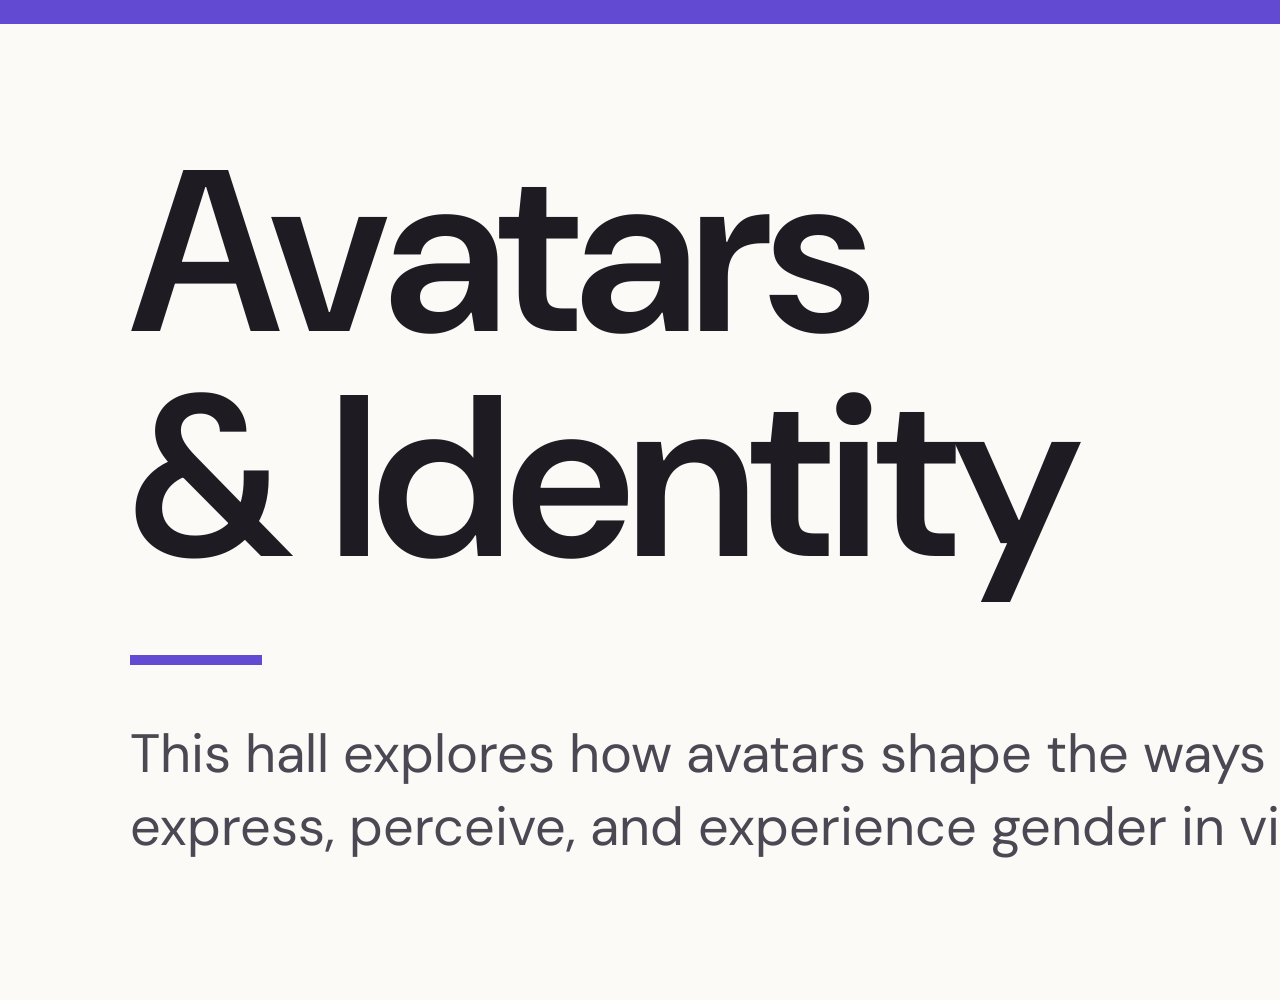
<file: tools/hall.html>
<!doctype html>
<html lang="en">
<head>
<meta charset="utf-8">
<meta name="robots" content="noindex">
<title>Hall sign</title>
<link rel="preconnect" href="https://fonts.googleapis.com">
<link rel="preconnect" href="https://fonts.gstatic.com" crossorigin>
<link rel="stylesheet" href="https://fonts.googleapis.com/css2?family=DM+Sans:opsz,wght@9..40,400..700&display=swap">
<link rel="stylesheet" href="panels.css">
</head>
<body class="size-sign">
<main class="card sign">
  <div class="band"></div>
  <svg class="motif" data-slot="motif" viewBox="0 0 900 1000" aria-hidden="true"></svg>
  <div class="copy">
    <h1 class="title" data-slot="sign-title"></h1>
    <div class="rule"></div>
    <p class="blurb text" data-slot="blurb"></p>
  </div>
</main>
<script src="../data/papers.js"></script>
<script src="panels.js"></script>
<script>Panels.hall();</script>
</body>
</html>
</file>
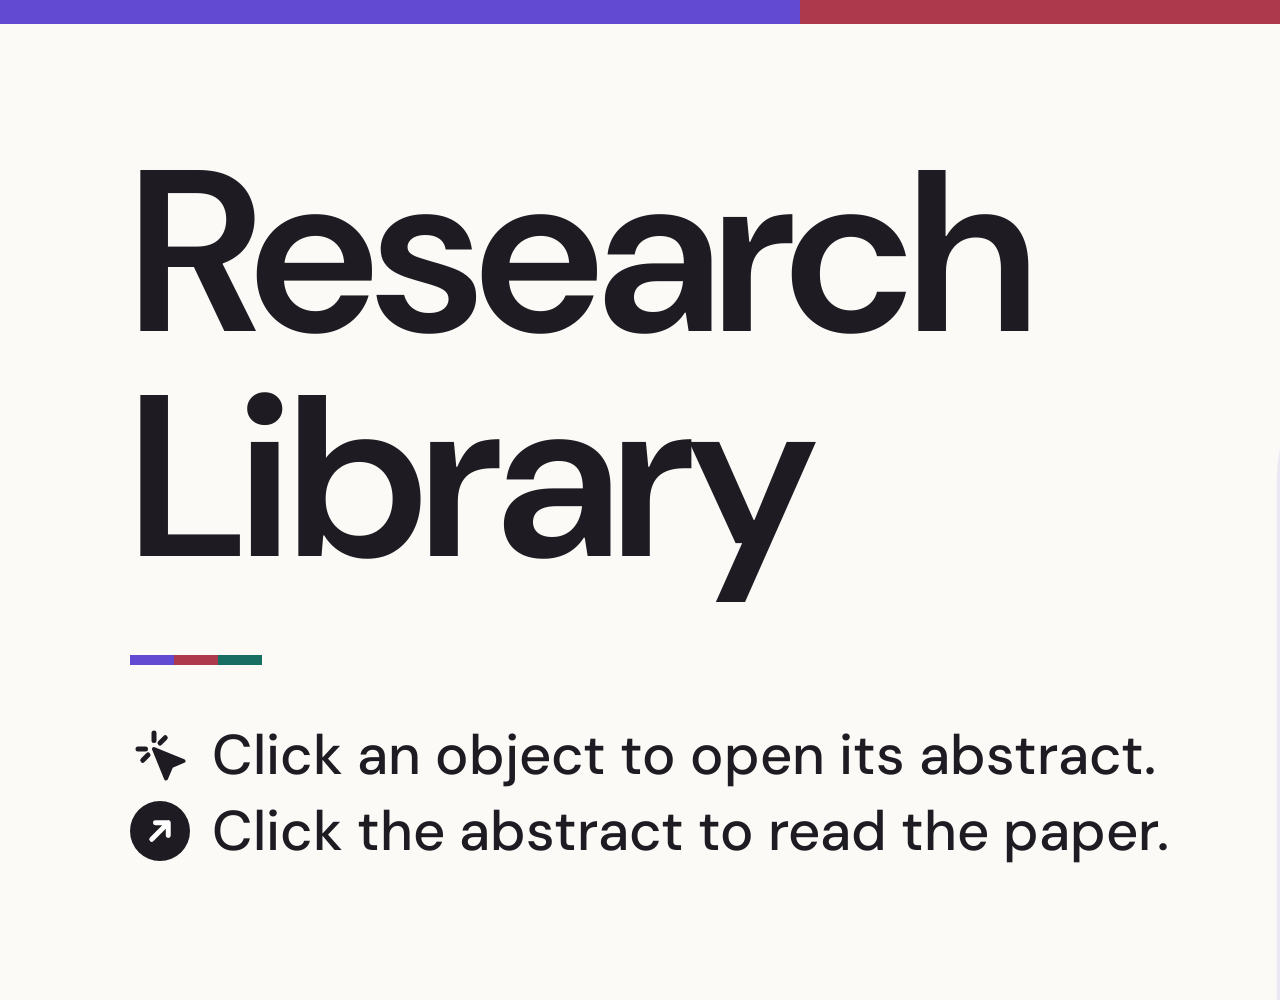
<file: tools/library-sign.html>
<!doctype html>
<html lang="en">
<head>
<meta charset="utf-8">
<meta name="robots" content="noindex">
<title>Library entrance sign</title>
<link rel="preconnect" href="https://fonts.googleapis.com">
<link rel="preconnect" href="https://fonts.gstatic.com" crossorigin>
<link rel="stylesheet" href="https://fonts.googleapis.com/css2?family=DM+Sans:opsz,wght@9..40,400..700&display=swap">
<link rel="stylesheet" href="panels.css">
</head>
<body class="size-sign">
<main class="card sign library">
  <div class="tri-band"></div>
  <svg class="motif" data-slot="motif" viewBox="0 0 900 1000" aria-hidden="true"></svg>
  <div class="copy">
    <h1 class="title" data-slot="sign-title"></h1>
    <div class="rule"></div>
    <p class="blurb text" data-slot="blurb">Click an object to open its abstract. Click the abstract to read the paper.</p>
  </div>
</main>
<script src="../data/papers.js"></script>
<script src="panels.js"></script>
<script>Panels.librarySign();</script>
</body>
</html>
</file>
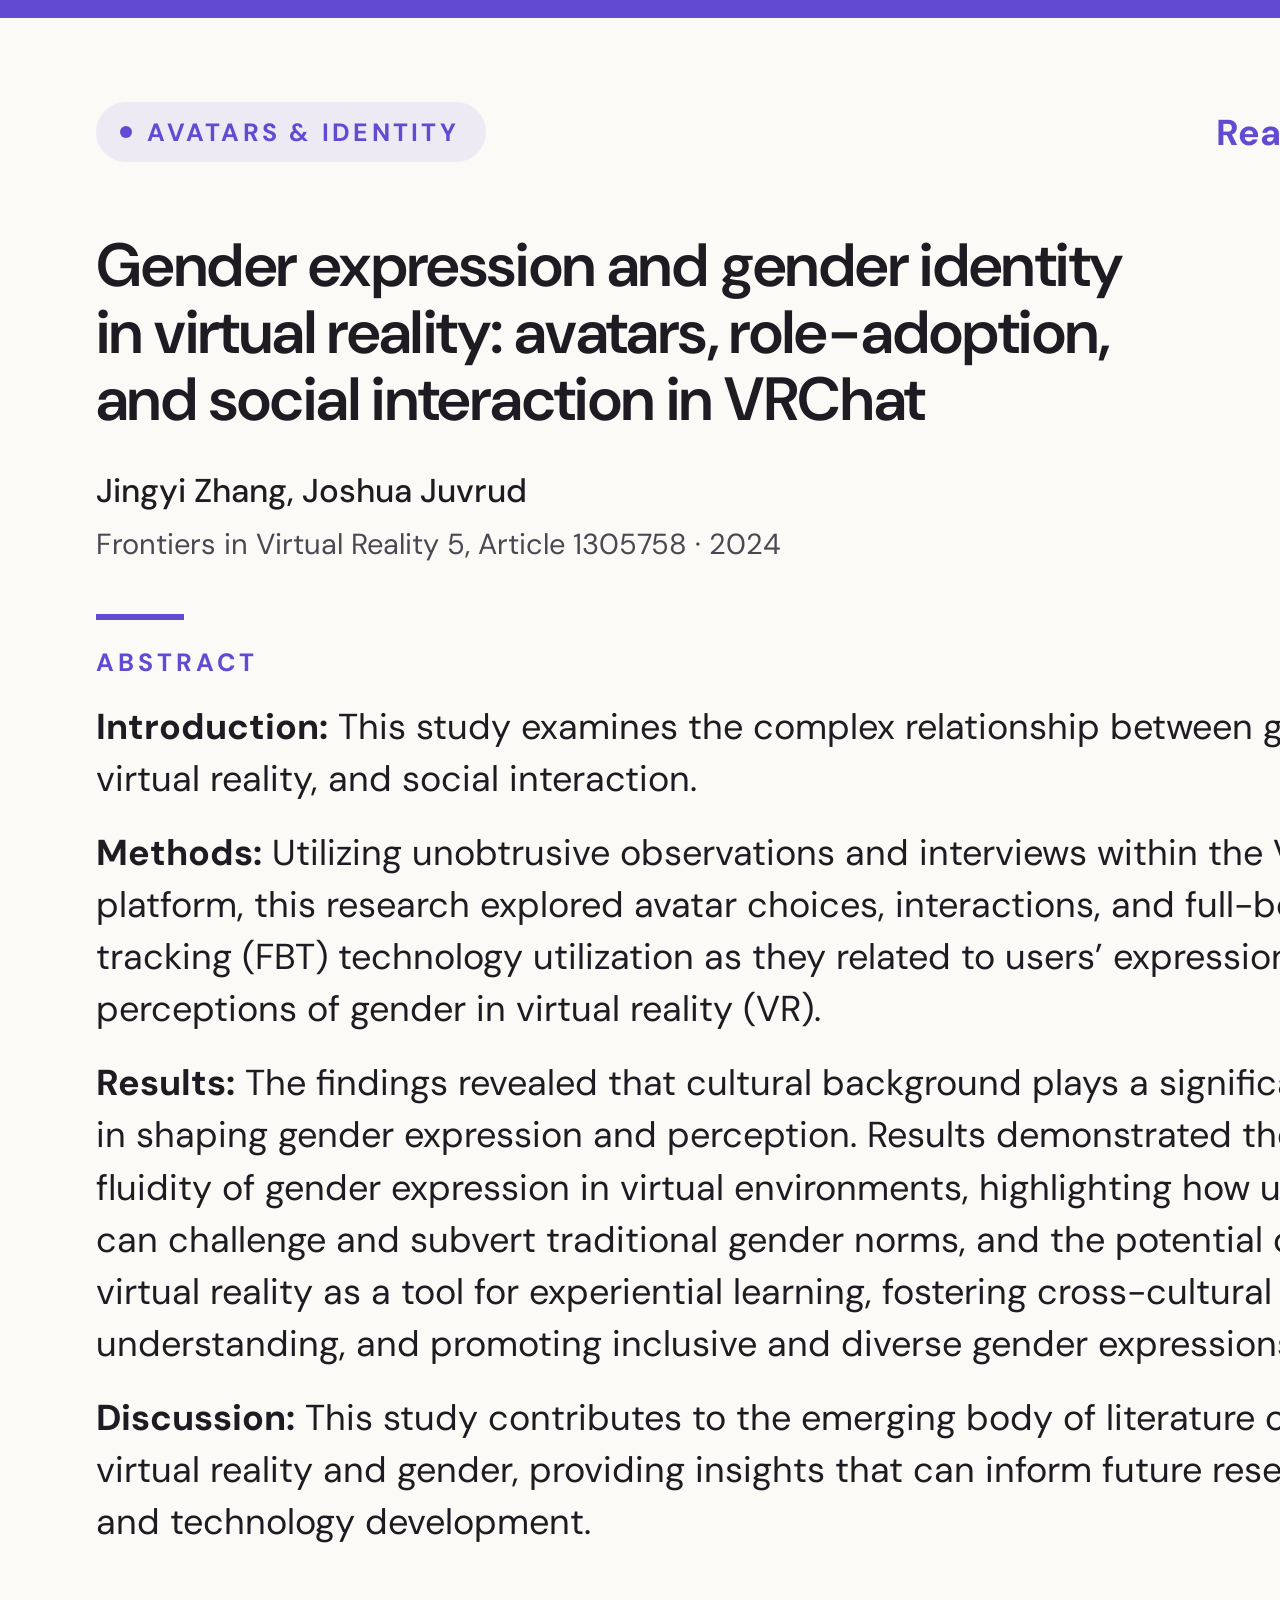
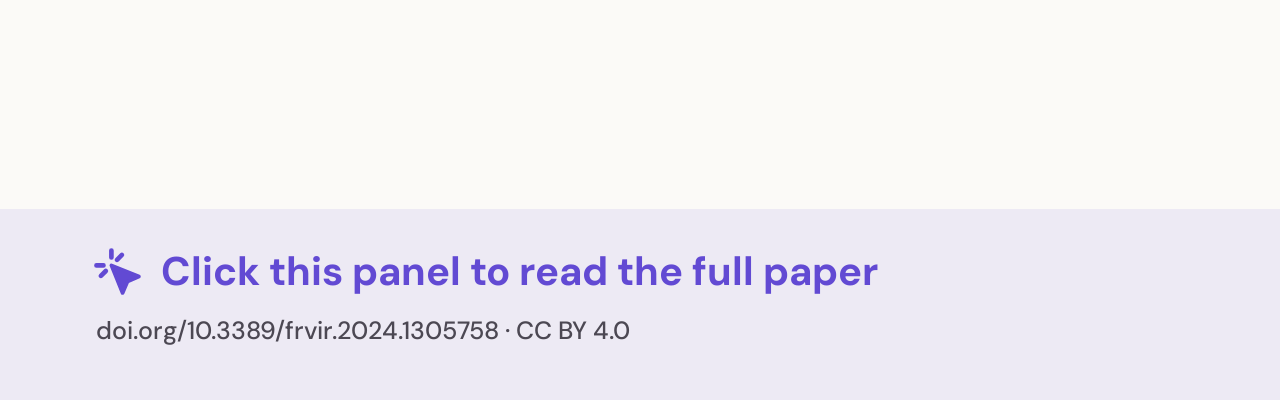
<file: tools/panel.html>
<!doctype html>
<html lang="en">
<head>
<meta charset="utf-8">
<meta name="robots" content="noindex">
<title>Abstract panel</title>
<link rel="preconnect" href="https://fonts.googleapis.com">
<link rel="preconnect" href="https://fonts.gstatic.com" crossorigin>
<link rel="stylesheet" href="https://fonts.googleapis.com/css2?family=DM+Sans:opsz,wght@9..40,400..700&display=swap">
<link rel="stylesheet" href="panels.css">
</head>
<body class="size-panel">
<main class="card panel">
  <div class="band"></div>
  <header class="head">
    <span class="chip text" data-slot="theme"></span>
    <span class="read text">Read<span class="badge"><i data-icon="arrow"></i></span></span>
  </header>
  <h1 class="title" data-slot="title"></h1>
  <p class="authors text" data-slot="authors"></p>
  <p class="venue text" data-slot="venue"></p>
  <div class="rule"></div>
  <h2 class="label text">Abstract</h2>
  <div class="abstract text" data-slot="abstract"></div>
  <footer class="foot">
    <p class="cue text"><i data-icon="pointer"></i>Click this panel to read the full paper</p>
    <p class="meta text" data-slot="meta"></p>
  </footer>
</main>
<script src="../data/papers.js"></script>
<script src="panels.js"></script>
<script>Panels.panel();</script>
</body>
</html>
</file>
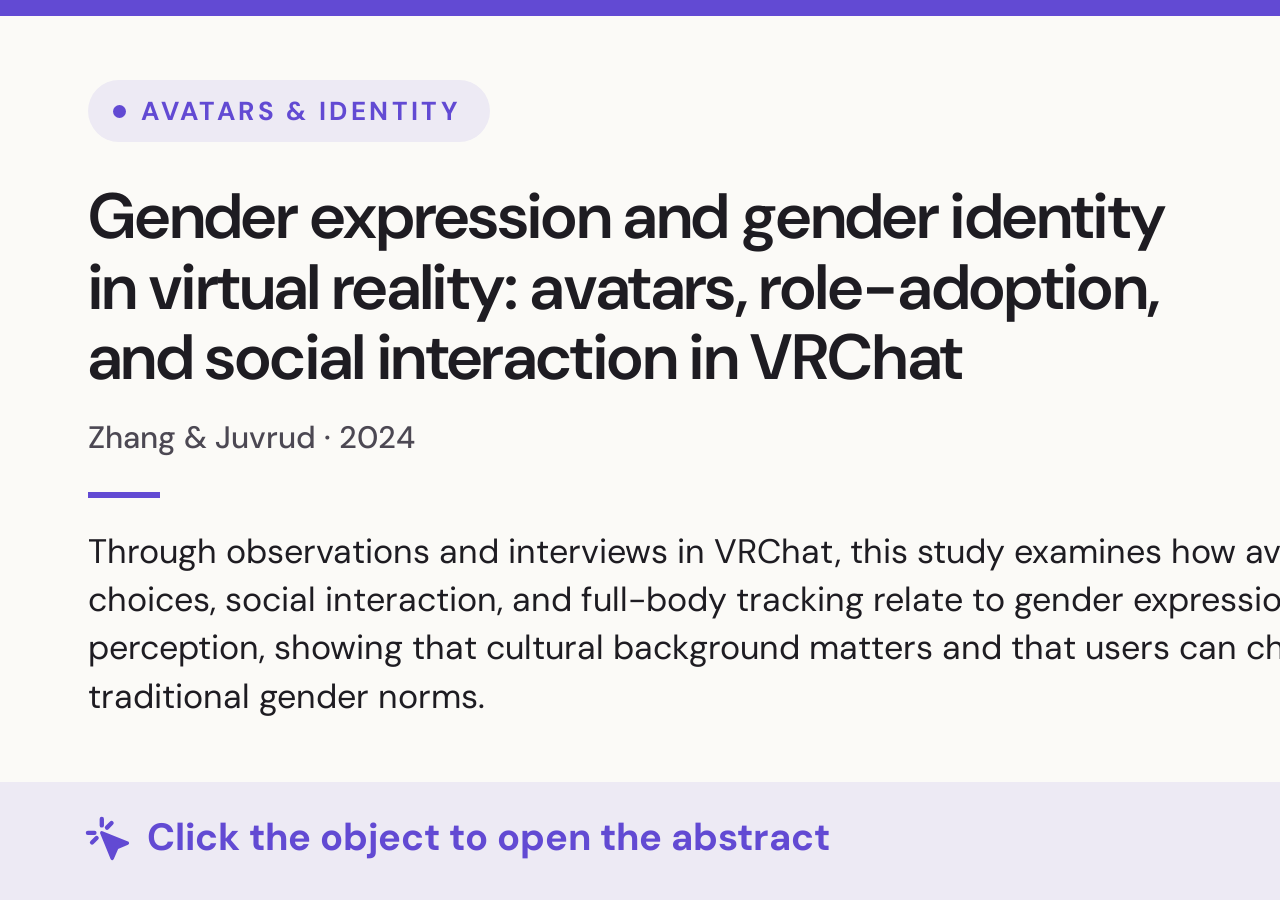
<file: tools/plaque.html>
<!doctype html>
<html lang="en">
<head>
<meta charset="utf-8">
<meta name="robots" content="noindex">
<title>Object plaque</title>
<link rel="preconnect" href="https://fonts.googleapis.com">
<link rel="preconnect" href="https://fonts.gstatic.com" crossorigin>
<link rel="stylesheet" href="https://fonts.googleapis.com/css2?family=DM+Sans:opsz,wght@9..40,400..700&display=swap">
<link rel="stylesheet" href="panels.css">
</head>
<body class="size-plaque">
<main class="card plaque">
  <div class="band"></div>
  <span class="chip text" data-slot="theme"></span>
  <h1 class="title" data-slot="title"></h1>
  <p class="byline text" data-slot="byline"></p>
  <div class="rule"></div>
  <p class="summary text" data-slot="summary"></p>
  <div class="spacer"></div>
  <footer class="foot">
    <p class="cue text"><i data-icon="pointer"></i>Click the object to open the abstract</p>
  </footer>
</main>
<script src="../data/papers.js"></script>
<script src="panels.js"></script>
<script>Panels.plaque();</script>
</body>
</html>
</file>
<file: tools/panels.css>
/* Shared styles for the FRAME museum images:
   abstract panels, object plaques, hall signs and the entrance sign.
   Every size is in fixed px: headless Chrome lays the page out in a viewport
   smaller than the window, so vw/vh units must not be used. */

:root {
  --card: #fbfaf7;
  --ink: #1e1c22;      /* 16:1 on the card */
  --ink-2: #4c4853;    /* 8.5:1 */
  --ink-3: #5d5864;    /* 6.6:1 */
  --line: #e4dfd5;
  --font: 'DM Sans', 'Segoe UI', Arial, sans-serif;
  /* theme accents, darkened from the brief so accent text is about 5.8:1 on the card */
  --accent-avatars: #624ad3;
  --accent-harassment: #ad394c;
  --accent-bias: #196e64;
}

body { --accent: var(--ink-2); }
body[data-theme='avatars'] { --accent: var(--accent-avatars); }
body[data-theme='harassment'] { --accent: var(--accent-harassment); }
body[data-theme='bias'] { --accent: var(--accent-bias); }
body {
  --tint: color-mix(in srgb, var(--accent) 9%, var(--card));
  --soft: color-mix(in srgb, var(--accent) 16%, var(--card));
}

html, body { margin: 0; padding: 0; background: var(--card); }
body {
  width: var(--w);
  height: var(--h);
  overflow: hidden;
  font-family: var(--font);
  font-weight: 400;
  color: var(--ink);
  font-kerning: normal;
  font-synthesis: none;
}
.size-panel { --w: 1500px; --h: 2000px; }
.size-plaque { --w: 1600px; --h: 900px; }
.size-sign { --w: 2400px; --h: 1000px; }

/* Text set in DM Sans' text optical size reads better once the image is
   scaled down in 3D; large titles keep the automatic (display) cut. */
.text { font-variation-settings: 'opsz' 14; }

h1, h2, p { margin: 0; font-weight: inherit; }

.card {
  position: relative;
  box-sizing: border-box;
  width: var(--w);
  height: var(--h);
  display: flex;
  flex-direction: column;
  background: var(--card);
  will-change: transform;   /* grayscale antialiasing: no colour fringes in the texture */
}
.band {
  position: absolute;
  inset: 0 0 auto 0;
  height: var(--band);
  background: var(--accent);
}

/* ---------- shared pieces ---------- */

.chip {
  display: inline-flex;
  align-items: center;
  align-self: flex-start;
  gap: 0.6em;
  height: 2.4em;
  padding: 0 1.1em 0 0.95em;
  border-radius: 999px;
  background: var(--tint);
  color: var(--accent);
  font-weight: 700;
  letter-spacing: 0.13em;
  text-transform: uppercase;
  white-space: nowrap;
  line-height: 1;
}
.chip::before {
  content: '';
  width: 0.5em;
  height: 0.5em;
  border-radius: 50%;
  background: var(--accent);
  flex: none;
}
.title {
  font-weight: 600;
  line-height: 1.1;
  letter-spacing: -0.01em;
  text-wrap: balance;
}
.rule {
  flex: none;
  width: var(--rule-w);
  height: var(--rule-h);
  background: var(--accent);
}
.icon { display: block; flex: none; }
.cue {
  display: flex;
  align-items: center;
  color: var(--accent);
  font-weight: 700;
  line-height: 1.2;
}

/* ---------- A. abstract panel, 1500 x 2000 ---------- */

.panel {
  --band: 18px;
  --rule-w: 88px;
  --rule-h: 6px;
  padding: 92px 96px 84px;
}
.panel .head {
  display: flex;
  align-items: center;
  justify-content: space-between;
  min-height: 80px;
}
.panel .chip { font-size: 25px; align-self: center; }
.read {
  display: flex;
  align-items: center;
  gap: 18px;
  color: var(--accent);
  font-size: 36px;
  font-weight: 700;
  letter-spacing: 0.01em;
}
.read .badge {
  display: grid;
  place-items: center;
  width: 80px;
  height: 80px;
  border-radius: 50%;
  background: var(--accent);
  color: #fff;
}
.read .badge .icon { width: 60px; height: 60px; }
.panel .title { margin-top: 60px; font-size: var(--title-px, 60px); }
.panel .authors { margin-top: 36px; font-size: 33px; line-height: 1.35; font-weight: 500; }
.panel .venue { margin-top: 10px; font-size: 29px; line-height: 1.38; color: var(--ink-2); }
.panel .authors, .panel .venue { text-wrap: balance; }
.panel .rule { margin-top: 50px; }
.panel .label {
  margin-top: 30px;
  font-size: 25px;
  line-height: 1;
  font-weight: 700;
  letter-spacing: 0.16em;
  text-transform: uppercase;
  color: var(--accent);
}
.panel .abstract {
  flex: 1 1 0;
  min-height: 0;
  overflow: hidden;
  margin-top: 26px;
  font-size: var(--abs-px, 32px);
  line-height: 1.45;
}
.panel .abstract p { text-wrap: pretty; }
.panel .abstract p + p { margin-top: 0.6em; }
.panel .abstract b { font-weight: 700; }
.panel .foot {
  flex: none;
  margin: 56px -96px -84px;
  padding: 34px 96px 52px;
  background: var(--tint);
}
.panel .cue { gap: 16px; font-size: 40px; }
.panel .cue .icon { width: 56px; height: 56px; margin-left: -7px; }
/* Medium weight in ink-2 so the thin grey strokes do not fade into the tint
   once the texture is scaled down; 25px keeps the longest rights notice
   (schulenberg-2023) on one line. */
.panel .meta {
  margin-top: 14px;
  font-size: 25px;
  line-height: 1.4;
  font-weight: 500;
  color: var(--ink-2);
  overflow-wrap: anywhere;
  text-wrap: pretty;
}
.panel .meta .doi { white-space: nowrap; }

/* ---------- B. object plaque, 1600 x 900 ---------- */

.plaque {
  --band: 16px;
  --rule-w: 72px;
  --rule-h: 6px;
  padding: 80px 88px 70px;
}
.plaque .chip { font-size: 26px; }
.plaque .title { margin-top: 40px; font-size: var(--title-px, 60px); }
.plaque .byline { margin-top: 24px; font-size: 31px; line-height: 1.3; font-weight: 500; color: var(--ink-2); }
.plaque .rule { margin-top: 34px; }
.plaque .summary {
  margin-top: 30px;
  font-size: var(--summary-px, 34px);
  line-height: 1.42;
  text-wrap: pretty;
}
.plaque .spacer { flex: 1 1 0; min-height: 0; }
.plaque .foot {
  flex: none;
  margin: 40px -88px -70px;
  padding: 30px 88px 36px;
  background: var(--tint);
}
.plaque .cue { gap: 14px; font-size: 38px; }
.plaque .cue .icon { width: 52px; height: 52px; margin-left: -7px; }

/* ---------- C/D. hall signs and entrance sign, 2400 x 1000 ---------- */

/* The copy is pinned to the top, not centred, so the title and rule sit at
   the same height on every sign whatever the length of the blurb. */
.sign {
  --band: 24px;
  --rule-w: 132px;
  --rule-h: 10px;
  justify-content: flex-start;
  padding: 140px 130px 0;
  overflow: hidden;
}
.sign .copy { position: relative; z-index: 1; max-width: 1500px; }
.sign .title {
  font-size: var(--sign-px, 210px);
  line-height: 0.98;
  letter-spacing: -0.02em;
  text-wrap: nowrap;
}
.sign .title span { display: block; }
.sign .rule { margin-top: 64px; }
.sign .blurb {
  margin-top: 52px;
  max-width: 1480px;
  font-size: 54px;
  line-height: 1.36;
  color: var(--ink-2);
  text-wrap: balance;
}
.sign .motif {
  position: absolute;
  z-index: 0;
  top: 0;
  right: 0;
  width: 900px;
  height: 1000px;
}
.library .motif { width: 1200px; }

.tri-band {
  position: absolute;
  inset: 0 0 auto 0;
  height: var(--band);
  display: flex;
}
.library .rule { display: flex; background: none; }
.tri-band i, .library .rule i { flex: 1; }
/* The entrance instruction is the museum's only how-to, so it is set in ink
   at medium weight, each step led by the mark the visitor meets next. */
.library .blurb { font-size: 56px; font-weight: 500; color: var(--ink); }
.library .blurb .step { display: flex; align-items: center; gap: 22px; }
.library .blurb .icon { width: 60px; height: 60px; }
.library .blurb .badge {
  display: grid;
  place-items: center;
  flex: none;
  width: 60px;
  height: 60px;
  border-radius: 50%;
  background: var(--ink);
  color: #fff;
}
.library .blurb .badge .icon { width: 44px; height: 44px; }
</file>
